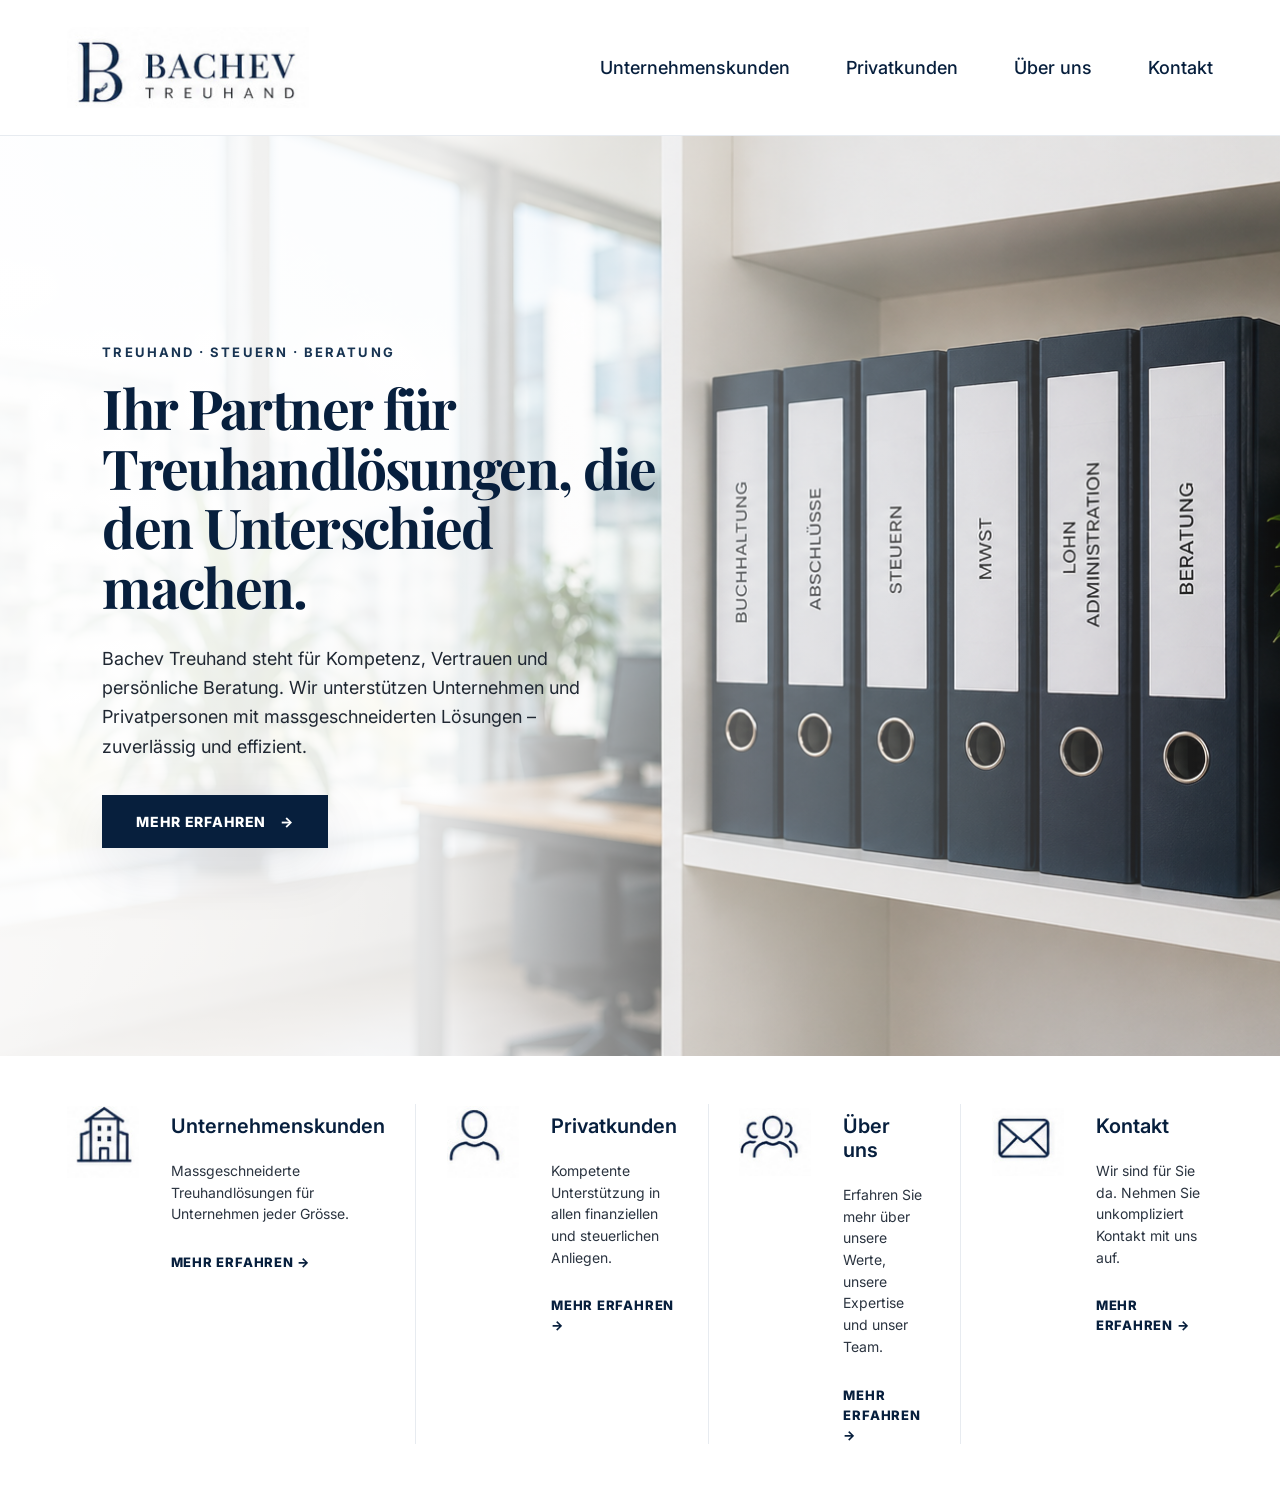
<file: index.html>
<!doctype html>
<html lang="de">
<head>
  <meta charset="utf-8" />
  <meta name="viewport" content="width=device-width, initial-scale=1" />
  <title>Bachev Treuhand</title>
  <meta name="description" content="Bachev Treuhand – Ihr Partner für professionelle Treuhandlösungen für Unternehmen und Privatkunden." />
  <link rel="preconnect" href="https://fonts.googleapis.com">
  <link rel="preconnect" href="https://fonts.gstatic.com" crossorigin>
  <link href="https://fonts.googleapis.com/css2?family=Inter:wght@400;500;600;700&family=Playfair+Display:wght@600;700&display=swap" rel="stylesheet">
  <link rel="stylesheet" href="styles.css" />
</head>
<body>
  <header class="site-header">
    <a class="brand" href="#" aria-label="Bachev Treuhand Startseite">
      <img src="assets/logo.jpg" alt="Bachev Treuhand Logo" />
    </a>

    <nav class="main-nav" aria-label="Hauptnavigation">
      <a href="dienstleistungen.html">Unternehmenskunden</a>
      <a href="privatkunden.html">Privatkunden</a>
      <a href="#ueber-uns">Über uns</a>
      <a href="#kontakt">Kontakt</a>
    </nav>
  </header>

  <main>
 <section class="hero">
  <div class="hero-company">
    <p class="eyebrow">Treuhand · Steuern · Beratung</p>
    <h1>Ihr Partner für Treuhandlösungen, die den Unterschied machen.</h1>
    <p class="lead">
      Bachev Treuhand steht für Kompetenz, Vertrauen und persönliche Beratung.
      Wir unterstützen Unternehmen und Privatpersonen mit massgeschneiderten Lösungen –
      zuverlässig und effizient.
    </p>
    <a class="button" href="#kontakt">
      Mehr erfahren <span aria-hidden="true">→</span>
    </a>
  </div>
</section>

    <section class="service-grid" aria-label="Leistungsbereiche">
      <article class="service-card" id="unternehmenskunden">
        <img src="assets/icon-unternehmenskunden.jpg" alt="Icon Unternehmenskunden" />
        <div>
          <h2>Unternehmenskunden</h2>
          <p>Massgeschneiderte Treuhandlösungen für Unternehmen jeder Grösse.</p>
          <a href="dienstleistungen.html">Mehr erfahren <span aria-hidden="true">→</span></a>
        </div>
      </article>

      <article class="service-card" id="privatkunden">
        <img src="assets/icon-privatkunden.jpg" alt="Icon Privatkunden" />
        <div>
          <h2>Privatkunden</h2>
          <p>Kompetente Unterstützung in allen finanziellen und steuerlichen Anliegen.</p>
          <a href="privatkunden.html">Mehr erfahren <span aria-hidden="true">→</span></a>
        </div>
      </article>

      <article class="service-card" id="ueber-uns">
        <img src="assets/icon-ueber-uns.jpg" alt="Icon Über uns" />
        <div>
          <h2>Über uns</h2>
          <p>Erfahren Sie mehr über unsere Werte, unsere Expertise und unser Team.</p>
          <a href="#kontakt">Mehr erfahren <span aria-hidden="true">→</span></a>
        </div>
      </article>

      <article class="service-card" id="kontakt">
        <img src="assets/icon-kontakt.jpg" alt="Icon Kontakt" />
        <div>
          <h2>Kontakt</h2>
          <p>Wir sind für Sie da. Nehmen Sie unkompliziert Kontakt mit uns auf.</p>
          <a href="mailto:info@bachev-treuhand.ch">Mehr erfahren <span aria-hidden="true">→</span></a>
        </div>
      </article>
    </section>
  </main>
</body>
</html>
</file>
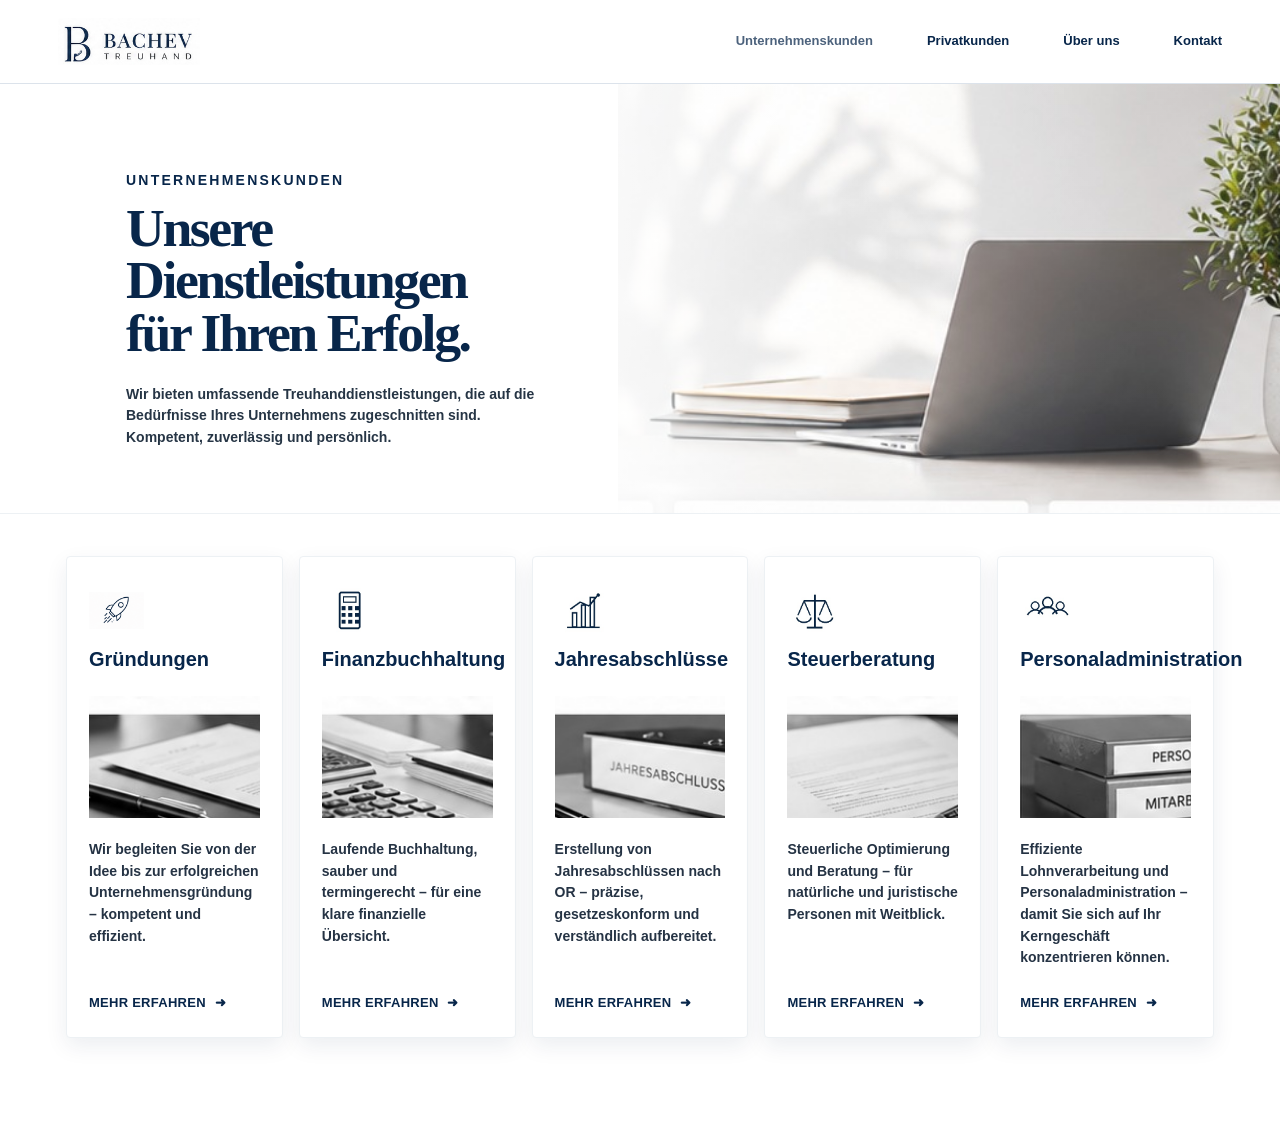
<file: dienstleistungen.html>
<!DOCTYPE html>
<html lang="de">
<head>
  <meta charset="UTF-8" />
  <meta name="viewport" content="width=device-width, initial-scale=1.0" />
  <title>Unternehmenskunden – Bachev Treuhand</title>
  <link rel="stylesheet" href="style.dienstleistungen.css" />
</head>
<body>
  <header class="site-header">
    <a class="logo-link" href="index.html" aria-label="Zur Startseite">
      <img src="assets/logo.jpg" alt="Bachev Treuhand" class="logo" />
    </a>
    <nav class="main-nav" aria-label="Hauptnavigation">
      <a href="dienstleistungen.html" class="active">Unternehmenskunden</a>
      <a href="privatkunden.html">Privatkunden</a>
      <a href="ueber-uns.html">Über uns</a>
      <a href="kontakt.html">Kontakt</a>
    </nav>
  </header>

  <main>
    <section class="hero-section">
      <div class="hero-content">
        <p class="eyebrow">Unternehmenskunden</p>
        <h1>Unsere Dienstleistungen<br>für Ihren Erfolg.</h1>
        <p class="hero-text">
          Wir bieten umfassende Treuhanddienstleistungen, die auf die Bedürfnisse Ihres Unternehmens zugeschnitten sind.<br>
          Kompetent, zuverlässig und persönlich.
        </p>
      </div>
      <div class="hero-image" role="img" aria-label="Professioneller Arbeitsplatz mit Laptop und Pflanze"></div>
    </section>

    <section class="services-section" aria-labelledby="services-title">
      <h2 id="services-title" class="sr-only">Dienstleistungen</h2>
      <div class="services-grid">
        <article class="service-card">
          <img src="assets/icon-gruendungen.jpg" alt="" class="service-icon" />
          <h3>Gründungen</h3>
          <img src="assets/gruendungen.jpg" alt="Dokumente und Stift für Unternehmensgründung" class="service-photo" />
          <p>Wir begleiten Sie von der Idee bis zur erfolgreichen Unternehmensgründung – kompetent und effizient.</p>
          <a href="#" class="more-link">Mehr erfahren <span>➜</span></a>
        </article>

        <article class="service-card">
          <img src="assets/icon-finanzbuchhaltung.jpg" alt="" class="service-icon" />
          <h3>Finanzbuchhaltung</h3>
          <img src="assets/finanzbuchhaltung.jpg" alt="Taschenrechner und Unterlagen für Buchhaltung" class="service-photo" />
          <p>Laufende Buchhaltung, sauber und termingerecht – für eine klare finanzielle Übersicht.</p>
          <a href="#" class="more-link">Mehr erfahren <span>➜</span></a>
        </article>

        <article class="service-card">
          <img src="assets/icon-jahresabschluesse.jpg" alt="" class="service-icon" />
          <h3>Jahresabschlüsse</h3>
          <img src="assets/jahresabschluesse.jpg" alt="Ordner mit Jahresabschluss-Unterlagen" class="service-photo" />
          <p>Erstellung von Jahresabschlüssen nach OR – präzise, gesetzeskonform und verständlich aufbereitet.</p>
          <a href="#" class="more-link">Mehr erfahren <span>➜</span></a>
        </article>

        <article class="service-card">
          <img src="assets/icon-steuerberatung.jpg" alt="" class="service-icon" />
          <h3>Steuerberatung</h3>
          <img src="assets/steuerberatung.jpg" alt="Steuerunterlagen und Stift" class="service-photo" />
          <p>Steuerliche Optimierung und Beratung – für natürliche und juristische Personen mit Weitblick.</p>
          <a href="#" class="more-link">Mehr erfahren <span>➜</span></a>
        </article>

        <article class="service-card">
          <img src="assets/icon-personaladministration.jpg" alt="" class="service-icon" />
          <h3>Personaladministration</h3>
          <img src="assets/personaladministration.jpg" alt="Ordner für Personal und Mitarbeitende" class="service-photo" />
          <p>Effiziente Lohnverarbeitung und Personaladministration – damit Sie sich auf Ihr Kerngeschäft konzentrieren können.</p>
          <a href="#" class="more-link">Mehr erfahren <span>➜</span></a>
        </article>
      </div>
    </section>
  </main>
</body>
</html>
</file>
<file: styles.css>
:root {
  --ink: #071f3d;
  --ink-soft: #183452;
  --text: #111827;
  --muted: #5c6672;
  --line: #e7ebf0;
  --paper: #ffffff;
  --paper-soft: #f7f9fb;
  --shadow: 0 20px 60px rgba(7, 31, 61, 0.10);
}

* {
  box-sizing: border-box;
}

html {
  scroll-behavior: smooth;
}

body {
  margin: 0;
  color: var(--text);
  background: var(--paper);
  font-family: Inter, system-ui, -apple-system, BlinkMacSystemFont, "Segoe UI", sans-serif;
}

.site-header {
  height: 136px;
  display: flex;
  align-items: center;
  justify-content: space-between;
  gap: 48px;
  padding: 0 clamp(28px, 5.2vw, 86px);
  background: rgba(255, 255, 255, 0.96);
  border-bottom: 1px solid var(--line);
  position: sticky;
  top: 0;
  z-index: 10;
  backdrop-filter: blur(16px);
}

.brand img {
  width: 242px;
  height: auto;
  display: block;
}

.main-nav {
  display: flex;
  align-items: center;
  gap: clamp(28px, 4.4vw, 72px);
  font-size: 18px;
  font-weight: 500;
}

.main-nav a {
  color: var(--ink);
  text-decoration: none;
  transition: color 180ms ease, transform 180ms ease;
}

.main-nav a:hover {
  color: #315982;
  transform: translateY(-1px);
}

.hero {
  position: relative;
  min-height: 920px;
  height: 95vh;
  max-height: 1020px;

  display: flex;
  align-items: center;
  padding: 70px 8%;

  background:
    linear-gradient(to right, rgba(255,255,255,0.94) 0%, rgba(255,255,255,0.88) 34%, rgba(255,255,255,0.35) 56%, rgba(255,255,255,0.05) 100%),
    url("assets/hero-ordner.jpg") no-repeat center center;

  background-size: cover;
}

.hero-company {
  max-width: 1020px;
  position: relative;
  z-index: 2;
}

.hero-copy {
  padding: clamp(80px, 8vw, 104px) clamp(32px, 6vw, 86px);
  display: flex;
  flex-direction: column;
  justify-content: center;
  align-items: flex-start;
}

.eyebrow {
  margin: 0 0 18px;
  color: var(--ink-soft);
  font-size: 13px;
  font-weight: 700;
  letter-spacing: 0.16em;
  text-transform: uppercase;
}

h1 {
  margin: 0;
  max-width: 560px;
  color: var(--ink);
  font-family: "Playfair Display", Georgia, serif;
  font-size: clamp(42px, 4.3vw, 62px);
  line-height: 1.08;
  letter-spacing: -0.03em;
}

.lead {
  margin: 28px 0 34px;
  max-width: 520px;
  color: #202833;
  font-size: 18px;
  line-height: 1.62;
}

.button {
  display: inline-flex;
  align-items: center;
  gap: 14px;
  padding: 18px 34px;
  min-width: 220px;
  justify-content: center;
  background: var(--ink);
  color: white;
  text-decoration: none;
  text-transform: uppercase;
  letter-spacing: 0.06em;
  font-size: 14px;
  font-weight: 800;
  box-shadow: var(--shadow);
  transition: transform 180ms ease, background 180ms ease;
}

.button:hover {
  transform: translateY(-2px);
  background: #0e2d51;
}

.hero-image {
  min-height: 572px;
}

.hero-image img {
  width: 100%;
  height: 100%;
  display: block;
  object-fit: cover;
}

.service-grid {
  display: grid;
  grid-template-columns: repeat(4, 1fr);
  padding: 48px clamp(28px, 5.2vw, 86px) 56px;
  background: var(--paper);
}

.service-card {
  display: grid;
  grid-template-columns: 78px 1fr;
  gap: 26px;
  min-height: 150px;
  padding: 0 clamp(22px, 2.4vw, 38px);
  border-right: 1px solid var(--line);
}

.service-card:first-child {
  padding-left: 0;
}

.service-card:last-child {
  border-right: 0;
  padding-right: 0;
}

.service-card img {
  width: 72px;
  height: 72px;
  object-fit: contain;
  margin-top: 2px;
}

.service-card h2 {
  margin: 10px 0 22px;
  color: var(--ink);
  font-size: 20px;
  font-weight: 600;
}

.service-card p {
  min-height: 46px;
  margin: 0 0 26px;
  color: #2b3440;
  font-size: 14px;
  line-height: 1.55;
}

.service-card a {
  color: var(--ink);
  text-decoration: none;
  text-transform: uppercase;
  letter-spacing: 0.06em;
  font-size: 13px;
  font-weight: 800;
}

.service-card a:hover {
  text-decoration: underline;
}

@media (max-width: 1000px) {
  .site-header {
    height: auto;
    padding-top: 24px;
    padding-bottom: 24px;
    flex-direction: column;
    align-items: flex-start;
  }

  .main-nav {
    width: 100%;
    flex-wrap: wrap;
    gap: 18px 28px;
  }

  .hero {
    grid-template-columns: 1fr;
  }

  .hero-image {
    min-height: 380px;
  }

  .service-grid {
    grid-template-columns: repeat(2, 1fr);
    gap: 36px 0;
  }

  .service-card:nth-child(2) {
    border-right: 0;
  }
}

@media (max-width: 640px) {
  .brand img {
    width: 210px;
  }

  .main-nav {
    font-size: 16px;
  }

  .hero-copy {
    padding-top: 56px;
    padding-bottom: 56px;
  }

  .service-grid {
    grid-template-columns: 1fr;
    padding-top: 36px;
  }

  .service-card {
    border-right: 0;
    border-bottom: 1px solid var(--line);
    padding: 0 0 30px;
  }

  .service-card:last-child {
    border-bottom: 0;
  }
}
</file>
<file: style.dienstleistungen.css>
:root {
  --navy: #08264a;
  --text: #12243a;
  --muted: #3f4b5b;
  --line: #dce3eb;
  --soft: #f7f9fb;
  --white: #ffffff;
}

* { box-sizing: border-box; }

body {
  margin: 0;
  color: var(--text);
  background: var(--white);
  font-family: Arial, Helvetica, sans-serif;
  line-height: 1.55;
}

.site-header {
  height: 84px;
  display: flex;
  align-items: center;
  justify-content: space-between;
  padding: 0 58px;
  background: #fff;
  border-bottom: 1px solid var(--line);
}

.logo-link { display: inline-flex; align-items: center; }
.logo { width: 142px; height: auto; display: block; }

.main-nav { display: flex; align-items: center; gap: 54px; }
.main-nav a {
  color: var(--navy);
  text-decoration: none;
  font-size: 13px;
  font-weight: 700;
}
.main-nav a:hover,
.main-nav .active { opacity: .72; }

.hero-section {
  min-height: 350px;
  display: grid;
  grid-template-columns: 48.3% 51.7%;
  background: linear-gradient(90deg, #fff 0%, #fff 52%, #f7f8f8 52%, #f7f8f8 100%);
  border-bottom: 1px solid #edf1f4;
}

.hero-content {
  padding: 86px 32px 64px 126px;
  position: relative;
  z-index: 2;
}

.eyebrow {
  margin: 0 0 10px;
  color: var(--navy);
  font-size: 14px;
  font-weight: 800;
  letter-spacing: .16em;
  text-transform: uppercase;
}

h1 {
  margin: 0 0 24px;
  color: var(--navy);
  font-family: Georgia, 'Times New Roman', serif;
  font-size: clamp(42px, 4.2vw, 58px);
  line-height: .98;
  letter-spacing: -0.045em;
}

.hero-text {
  max-width: 430px;
  margin: 0;
  color: #263545;
  font-size: 14px;
  font-weight: 600;
}

.hero-image {
  min-height: 350px;
  background-image: linear-gradient(90deg, rgba(255,255,255,.68), rgba(255,255,255,.07) 34%), url('assets/hero-dienstleistungen.jpg');
  background-size: cover;
  background-position: center;
}

.services-section {
  padding: 42px 66px 86px;
  background: #fff;
}

.services-grid {
  max-width: 1480px;
  margin: 0 auto;
  display: grid;
  grid-template-columns: repeat(5, minmax(0, 1fr));
  gap: 16px;
}

.service-card {
  min-height: 410px;
  display: flex;
  flex-direction: column;
  padding: 26px 22px 24px;
  background: var(--white);
  border: 1px solid #edf1f4;
  border-radius: 4px;
  box-shadow: 0 8px 22px rgba(8, 38, 74, .08);
}

.service-icon {
  width: 55px;
  height: 55px;
  object-fit: contain;
  margin-bottom: 10px;
  mix-blend-mode: multiply;
}

.service-card h3 {
  min-height: 34px;
  margin: 0 0 14px;
  color: var(--navy);
  font-size: 20px;
  line-height: 1.15;
  font-weight: 800;
}

.service-photo {
  width: 100%;
  height: 122px;
  margin: 0 0 21px;
  object-fit: cover;
  display: block;
  filter: grayscale(100%);
}

.service-card p {
  margin: 0 0 24px;
  color: #253344;
  font-size: 14px;
  font-weight: 600;
}

.more-link {
  margin-top: auto;
  color: var(--navy);
  text-decoration: none;
  text-transform: uppercase;
  font-size: 13px;
  font-weight: 900;
  letter-spacing: .02em;
}
.more-link span { margin-left: 5px; }
.more-link:hover { opacity: .72; }

.sr-only {
  position: absolute;
  width: 1px;
  height: 1px;
  padding: 0;
  margin: -1px;
  overflow: hidden;
  clip: rect(0, 0, 0, 0);
  white-space: nowrap;
  border: 0;
}

@media (max-width: 1200px) {
  .services-grid { grid-template-columns: repeat(3, 1fr); }
  .hero-content { padding-left: 70px; }
}

@media (max-width: 820px) {
  .site-header { height: auto; padding: 24px; flex-direction: column; gap: 22px; }
  .main-nav { gap: 18px; flex-wrap: wrap; justify-content: center; }
  .hero-section { grid-template-columns: 1fr; }
  .hero-content { padding: 56px 28px; }
  .hero-image { min-height: 240px; }
  .services-section { padding: 28px 20px 60px; }
  .services-grid { grid-template-columns: 1fr; }
}
</file>
